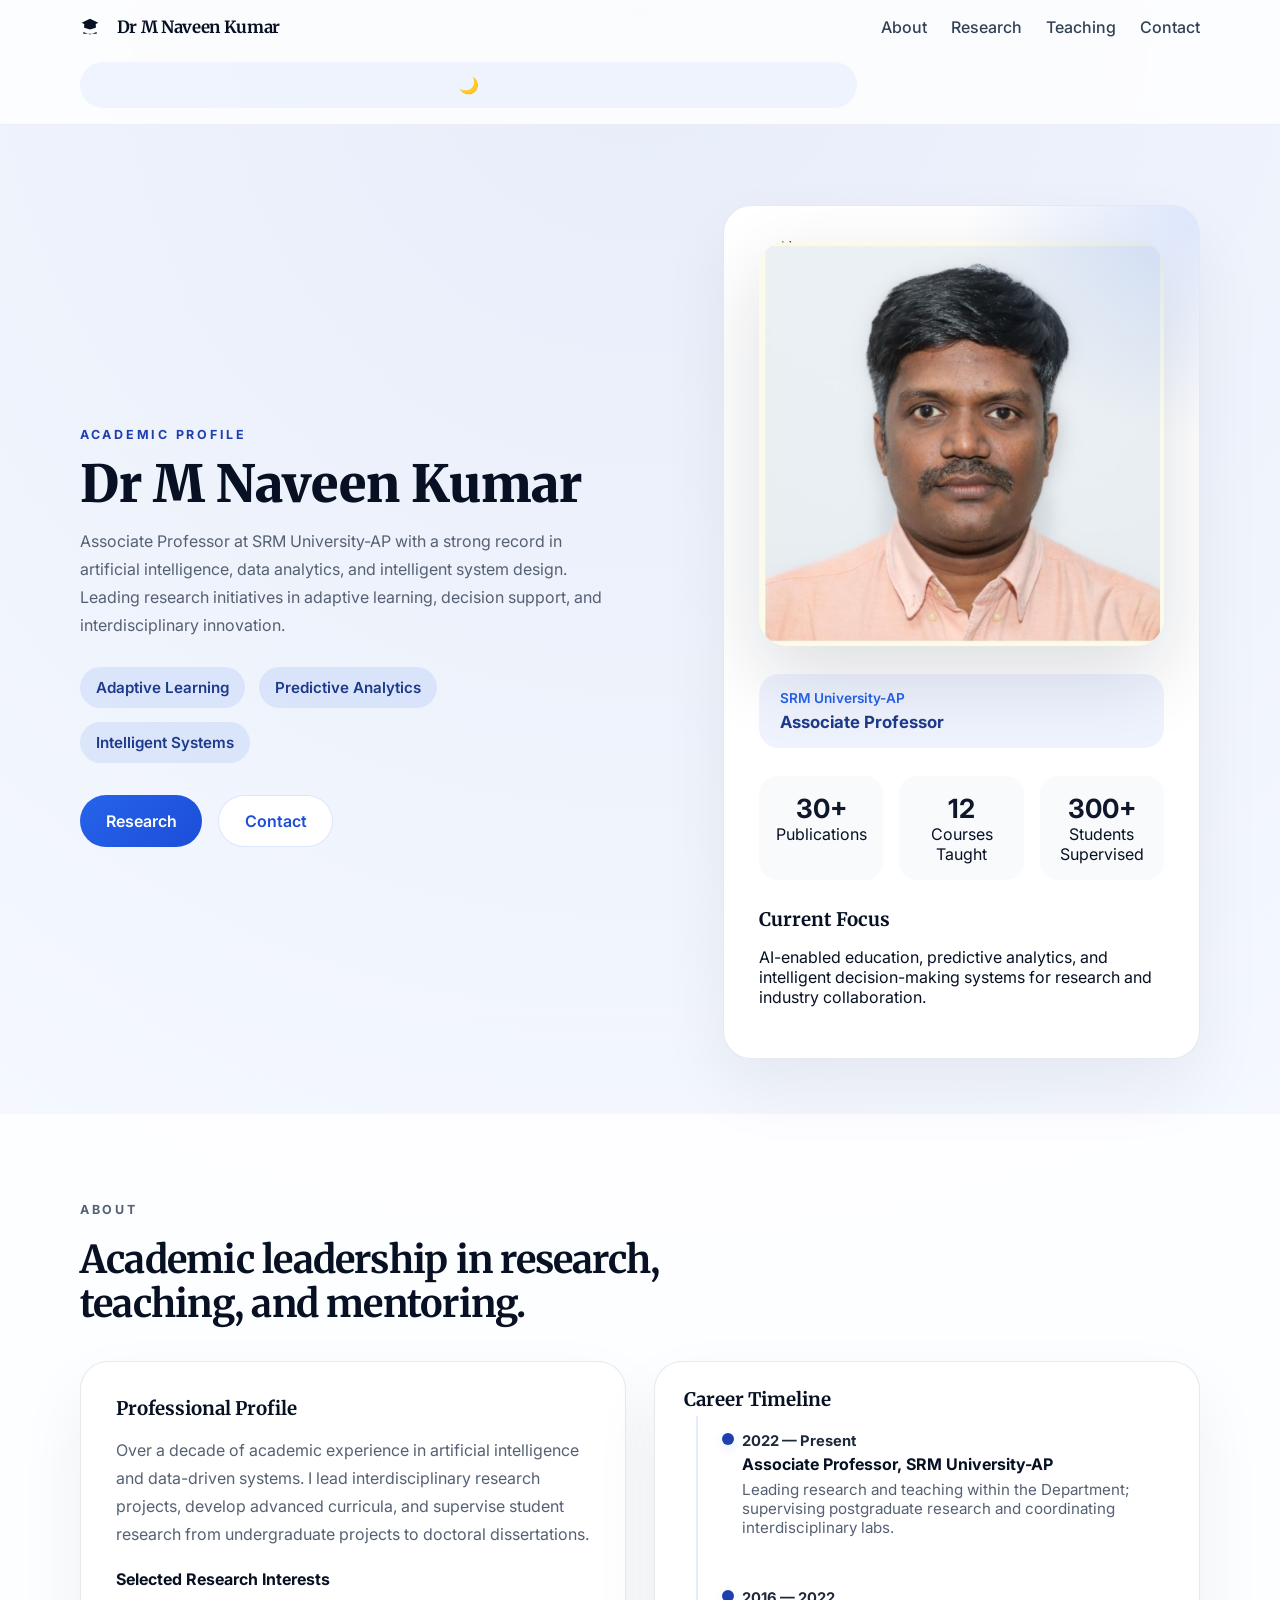
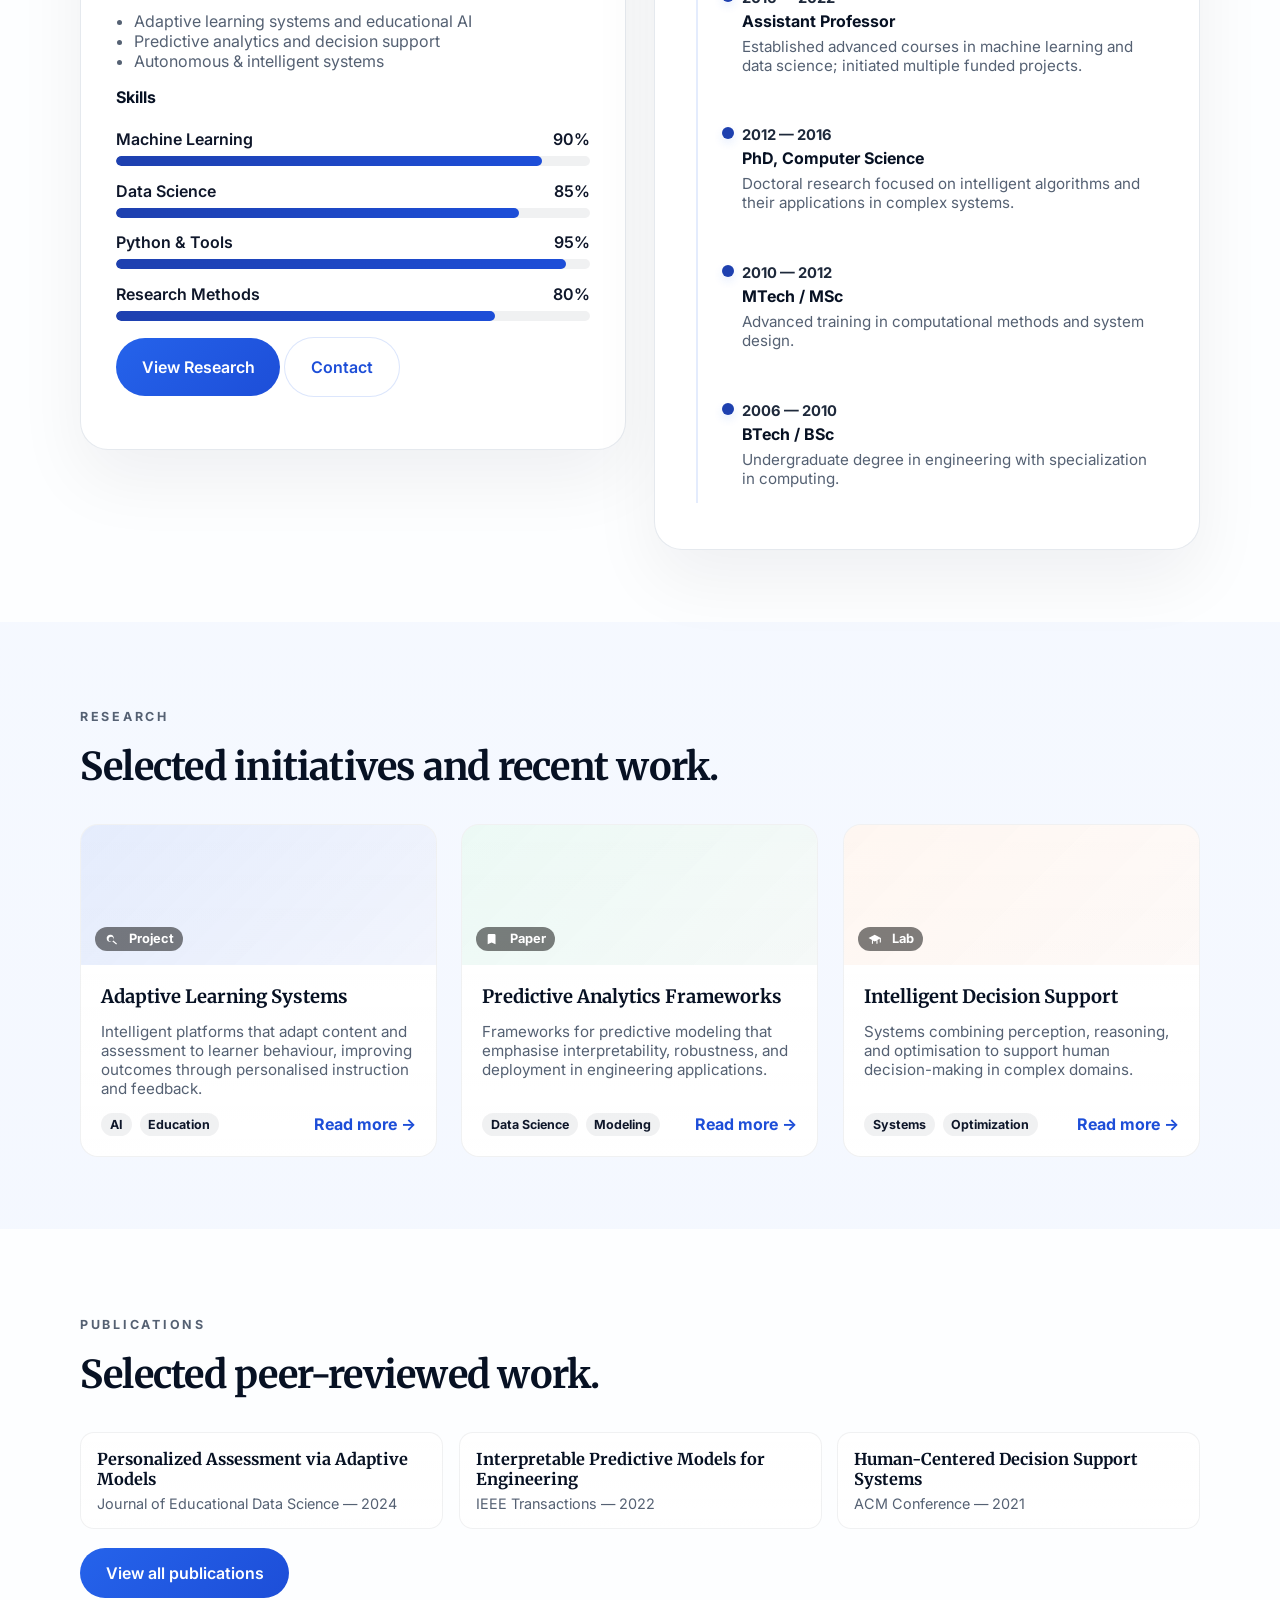
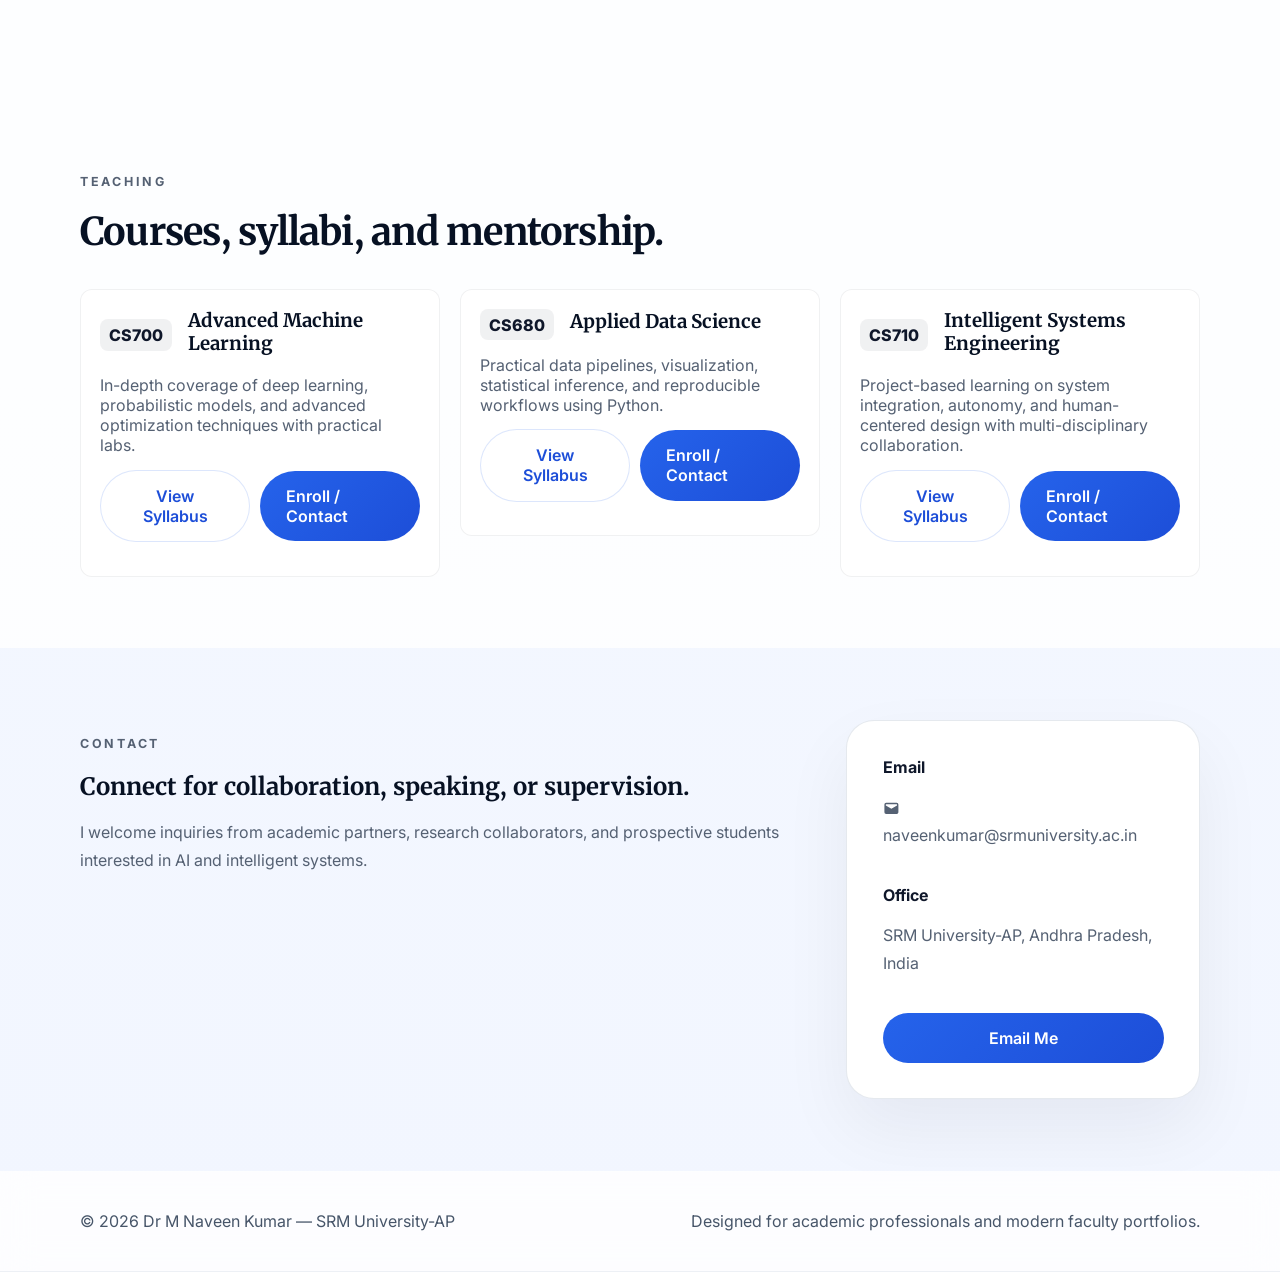
<file: index.html>
<!DOCTYPE html>
<html lang="en">
<head>
  <meta charset="UTF-8" />
  <meta name="viewport" content="width=device-width, initial-scale=1.0" />
  <title>Dr M Naveen Kumar | SRM University-AP</title>
  <link rel="preconnect" href="https://fonts.googleapis.com" />
  <link rel="preconnect" href="https://fonts.gstatic.com" crossorigin />
  <link href="https://fonts.googleapis.com/css2?family=Inter:wght@400;500;600;700;800&display=swap" rel="stylesheet" />
  <link href="https://fonts.googleapis.com/css2?family=Merriweather:wght@700;900&display=swap" rel="stylesheet" />
  <link rel="stylesheet" href="styles.css" />
</head>
<body>
  <!-- SVG icon sprite -->
  <svg aria-hidden="true" style="display:none;">
    <symbol id="icon-mail" viewBox="0 0 24 24">
      <path fill="currentColor" d="M2 6.5A2.5 2.5 0 014.5 4h15A2.5 2.5 0 0122 6.5v11A2.5 2.5 0 0119.5 20h-15A2.5 2.5 0 012 17.5v-11zM4.5 6a.5.5 0 00-.5.5V8l8 4.5L20 8V6.5a.5.5 0 00-.5-.5h-15z" />
    </symbol>
    <symbol id="icon-university" viewBox="0 0 24 24">
      <path fill="currentColor" d="M12 2L2 7l10 5 10-5-10-5zm0 7.2L5 7.2v5.6L12 15l7-2.2V7.2L12 9.2zM4 18v2h16v-2l-8 3-8-3z" />
    </symbol>
    <symbol id="icon-research" viewBox="0 0 24 24">
      <path fill="currentColor" d="M15.5 14h-.8l-.3-.3a6.5 6.5 0 10-.7.7l.3.3v.8L20 20.5 21.5 19 15.5 14zM6.5 11a4.5 4.5 0 119 0 4.5 4.5 0 01-9 0z" />
    </symbol>
    <symbol id="icon-teaching" viewBox="0 0 24 24">
      <path fill="currentColor" d="M12 3L1 9l11 6 9-4.91V17h2V9L12 3zM7 13v6h2v-6H7zm8 0v6h2v-6h-2z" />
    </symbol>
    <symbol id="icon-publication" viewBox="0 0 24 24">
      <path fill="currentColor" d="M6 2h9a2 2 0 012 2v16l-7-3-7 3V4a2 2 0 012-2z" />
    </symbol>
  </svg>
  <header class="site-header">
    <div class="container header-inner">
      <a href="#home" class="brand"><svg class="icon brand-icon" aria-hidden="true"><use href="#icon-university"></use></svg><span>Dr M Naveen Kumar</span></a>
      <nav class="nav-links">
        <a href="#about">About</a>
        <a href="#research">Research</a>
        <a href="#teaching">Teaching</a>
        <a href="#contact">Contact</a>
      </nav>
      <button class="theme-toggle" id="themeToggle" aria-label="Toggle dark mode">🌙</button>
    </div>
  </header>

  <main>
    <section class="hero" id="home">
      <div class="container hero-grid">
        <div class="hero-copy animate-on-scroll">
          <p class="eyebrow">Academic Profile</p>
          <h1>Dr M Naveen Kumar</h1>
          <p class="hero-text">Associate Professor at SRM University-AP with a strong record in artificial intelligence, data analytics, and intelligent system design. Leading research initiatives in adaptive learning, decision support, and interdisciplinary innovation.</p>
          <div class="hero-tags">
            <span>Adaptive Learning</span>
            <span>Predictive Analytics</span>
            <span>Intelligent Systems</span>
          </div>
          <div class="hero-actions">
            <a href="#research" class="btn primary">Research</a>
            <a href="#contact" class="btn secondary">Contact</a>
          </div>
        </div>
        <div class="hero-card animate-on-scroll">
          <div class="hero-image">
            <img src="images/naveen.jpg" alt="Dr M Naveen Kumar" />
          </div>
          <div class="profile-badge">
            <span>SRM University-AP</span>
            <strong>Associate Professor</strong>
          </div>
          <div class="stats">
            <div>
              <span>30+</span>
              Publications
            </div>
            <div>
              <span>12</span>
              Courses Taught
            </div>
            <div>
              <span>300+</span>
              Students Supervised
            </div>
          </div>
          <div class="feature-box">
            <h3>Current Focus</h3>
            <p>AI-enabled education, predictive analytics, and intelligent decision-making systems for research and industry collaboration.</p>
          </div>
        </div>
      </div>
    </section>

    <section class="section bg-surface" id="about">
      <div class="container">
        <div class="section-header animate-on-scroll">
          <p class="eyebrow">About</p>
          <h2>Academic leadership in research, teaching, and mentoring.</h2>
        </div>

        <div class="about-grid">
          <div class="info-card about-intro animate-on-scroll">
            <h3>Professional Profile</h3>
            <p>Over a decade of academic experience in artificial intelligence and data-driven systems. I lead interdisciplinary research projects, develop advanced curricula, and supervise student research from undergraduate projects to doctoral dissertations.</p>

              <h4>Selected Research Interests</h4>
              <ul>
                <li>Adaptive learning systems and educational AI</li>
                <li>Predictive analytics and decision support</li>
                <li>Autonomous & intelligent systems</li>
              </ul>

              <div class="skills">
                <h4>Skills</h4>
                <div class="skill">
                  <div class="skill-meta"><span>Machine Learning</span><span>90%</span></div>
                  <div class="skill-track"><div class="skill-fill" data-fill="90"></div></div>
                </div>

                <div class="skill">
                  <div class="skill-meta"><span>Data Science</span><span>85%</span></div>
                  <div class="skill-track"><div class="skill-fill" data-fill="85"></div></div>
                </div>

                <div class="skill">
                  <div class="skill-meta"><span>Python & Tools</span><span>95%</span></div>
                  <div class="skill-track"><div class="skill-fill" data-fill="95"></div></div>
                </div>

                <div class="skill">
                  <div class="skill-meta"><span>Research Methods</span><span>80%</span></div>
                  <div class="skill-track"><div class="skill-fill" data-fill="80"></div></div>
                </div>
              </div>

              <p style="margin-top:1rem;"><a href="#research" class="btn primary">View Research</a> <a href="#contact" class="btn secondary">Contact</a></p>
          </div>

          <div class="info-card timeline-card animate-on-scroll">
            <h3>Career Timeline</h3>
            <div class="timeline">
              <div class="timeline-item animate-on-scroll" style="transition-delay: 80ms;">
                <div class="timeline-date">2022 — Present</div>
                <div class="timeline-title">Associate Professor, SRM University-AP</div>
                <div class="timeline-desc">Leading research and teaching within the Department; supervising postgraduate research and coordinating interdisciplinary labs.</div>
              </div>

              <div class="timeline-item animate-on-scroll" style="transition-delay: 120ms;">
                <div class="timeline-date">2016 — 2022</div>
                <div class="timeline-title">Assistant Professor</div>
                <div class="timeline-desc">Established advanced courses in machine learning and data science; initiated multiple funded projects.</div>
              </div>

              <div class="timeline-item animate-on-scroll" style="transition-delay: 160ms;">
                <div class="timeline-date">2012 — 2016</div>
                <div class="timeline-title">PhD, Computer Science</div>
                <div class="timeline-desc">Doctoral research focused on intelligent algorithms and their applications in complex systems.</div>
              </div>

              <div class="timeline-item animate-on-scroll" style="transition-delay: 200ms;">
                <div class="timeline-date">2010 — 2012</div>
                <div class="timeline-title">MTech / MSc</div>
                <div class="timeline-desc">Advanced training in computational methods and system design.</div>
              </div>

              <div class="timeline-item animate-on-scroll" style="transition-delay: 240ms;">
                <div class="timeline-date">2006 — 2010</div>
                <div class="timeline-title">BTech / BSc</div>
                <div class="timeline-desc">Undergraduate degree in engineering with specialization in computing.</div>
              </div>
            </div>
          </div>
        </div>
      </div>
    </section>

    <section class="section" id="research">
      <div class="container">
        <div class="section-header animate-on-scroll">
          <p class="eyebrow">Research</p>
          <h2>Selected initiatives and recent work.</h2>
        </div>

        <div class="research-grid">
          <article class="research-card animate-on-scroll" style="transition-delay: 90ms;">
            <div class="thumbnail" style="background-image:linear-gradient(135deg, rgba(37,99,235,0.12), rgba(29,78,216,0.06));">
              <div class="thumb-label"><svg class="icon" aria-hidden="true"><use href="#icon-research"></use></svg> Project</div>
            </div>
            <div class="card-body">
              <h3>Adaptive Learning Systems</h3>
              <p>Intelligent platforms that adapt content and assessment to learner behaviour, improving outcomes through personalised instruction and feedback.</p>
              <div class="card-meta">
                <div class="tags"><span class="tag">AI</span><span class="tag">Education</span></div>
                <a href="#" class="card-link">Read more →</a>
              </div>
            </div>
          </article>

          <article class="research-card animate-on-scroll" style="transition-delay: 130ms;">
            <div class="thumbnail" style="background-image:linear-gradient(135deg, rgba(16,185,129,0.08), rgba(6,95,70,0.04));">
              <div class="thumb-label"><svg class="icon" aria-hidden="true"><use href="#icon-publication"></use></svg> Paper</div>
            </div>
            <div class="card-body">
              <h3>Predictive Analytics Frameworks</h3>
              <p>Frameworks for predictive modeling that emphasise interpretability, robustness, and deployment in engineering applications.</p>
              <div class="card-meta">
                <div class="tags"><span class="tag">Data Science</span><span class="tag">Modeling</span></div>
                <a href="#" class="card-link">Read more →</a>
              </div>
            </div>
          </article>

          <article class="research-card animate-on-scroll" style="transition-delay: 170ms;">
            <div class="thumbnail" style="background-image:linear-gradient(135deg, rgba(249,115,22,0.06), rgba(194,65,12,0.03));">
              <div class="thumb-label"><svg class="icon" aria-hidden="true"><use href="#icon-teaching"></use></svg> Lab</div>
            </div>
            <div class="card-body">
              <h3>Intelligent Decision Support</h3>
              <p>Systems combining perception, reasoning, and optimisation to support human decision-making in complex domains.</p>
              <div class="card-meta">
                <div class="tags"><span class="tag">Systems</span><span class="tag">Optimization</span></div>
                <a href="#" class="card-link">Read more →</a>
              </div>
            </div>
          </article>
        </div>
      </div>
    </section>

    <section class="section bg-surface" id="publications">
      <div class="container">
        <div class="section-header animate-on-scroll">
          <p class="eyebrow">Publications</p>
          <h2>Selected peer-reviewed work.</h2>
        </div>

        <div class="publications-grid">
          <article class="pub-card animate-on-scroll" style="transition-delay: 90ms;">
            <div class="pub-body">
              <h3>Personalized Assessment via Adaptive Models</h3>
              <div class="pub-meta">Journal of Educational Data Science — 2024</div>
            </div>
            <div class="pub-overlay">
              <p>Introduces an adaptive assessment model that personalizes difficulty and feedback using online learner data, improving retention and engagement.</p>
            </div>
          </article>

          <article class="pub-card animate-on-scroll" style="transition-delay: 130ms;">
            <div class="pub-body">
              <h3>Interpretable Predictive Models for Engineering</h3>
              <div class="pub-meta">IEEE Transactions — 2022</div>
            </div>
            <div class="pub-overlay">
              <p>Describes a framework for building robust predictive models with interpretable components and validated performance on engineering datasets.</p>
            </div>
          </article>

          <article class="pub-card animate-on-scroll" style="transition-delay: 170ms;">
            <div class="pub-body">
              <h3>Human-Centered Decision Support Systems</h3>
              <div class="pub-meta">ACM Conference — 2021</div>
            </div>
            <div class="pub-overlay">
              <p>Presents design guidelines and system architecture for decision support tools that combine human expertise with AI-driven recommendations.</p>
            </div>
          </article>
        </div>
        <p style="margin-top:1.25rem;">
          <a href="publications.html" class="btn primary">View all publications</a>
        </p>
      </div>
    </section>

    <section class="section bg-surface" id="teaching">
      <div class="container">
        <div class="section-header animate-on-scroll">
          <p class="eyebrow">Teaching</p>
          <h2>Courses, syllabi, and mentorship.</h2>
        </div>

        <div class="teaching-grid">
          <article class="course-card animate-on-scroll" style="transition-delay: 90ms;">
            <div class="course-head">
              <div class="course-code">CS700</div>
              <h3>Advanced Machine Learning</h3>
            </div>
            <p class="course-excerpt">In-depth coverage of deep learning, probabilistic models, and advanced optimization techniques with practical labs.</p>
            <div class="course-actions">
              <button class="btn secondary syllabus-toggle">View Syllabus</button>
              <a href="#contact" class="btn primary">Enroll / Contact</a>
            </div>
            <div class="syllabus">
              <ul>
                <li>Week 1–3: Foundations and statistical learning</li>
                <li>Week 4–6: Deep learning architectures</li>
                <li>Week 7–9: Model interpretability & robustness</li>
                <li>Week 10–12: Projects and deployment</li>
              </ul>
            </div>
          </article>

          <article class="course-card animate-on-scroll" style="transition-delay: 130ms;">
            <div class="course-head">
              <div class="course-code">CS680</div>
              <h3>Applied Data Science</h3>
            </div>
            <p class="course-excerpt">Practical data pipelines, visualization, statistical inference, and reproducible workflows using Python.</p>
            <div class="course-actions">
              <button class="btn secondary syllabus-toggle">View Syllabus</button>
              <a href="#contact" class="btn primary">Enroll / Contact</a>
            </div>
            <div class="syllabus">
              <ul>
                <li>Data collection and cleaning</li>
                <li>Exploratory analysis and visualization</li>
                <li>Statistical inference and modeling</li>
                <li>End-to-end projects</li>
              </ul>
            </div>
          </article>

          <article class="course-card animate-on-scroll" style="transition-delay: 170ms;">
            <div class="course-head">
              <div class="course-code">CS710</div>
              <h3>Intelligent Systems Engineering</h3>
            </div>
            <p class="course-excerpt">Project-based learning on system integration, autonomy, and human-centered design with multi-disciplinary collaboration.</p>
            <div class="course-actions">
              <button class="btn secondary syllabus-toggle">View Syllabus</button>
              <a href="#contact" class="btn primary">Enroll / Contact</a>
            </div>
            <div class="syllabus">
              <ul>
                <li>System architecture and interfaces</li>
                <li>Perception and decision modules</li>
                <li>Integration and validation</li>
                <li>Capstone projects</li>
              </ul>
            </div>
          </article>
        </div>
      </div>
    </section>

    <section class="section" id="contact">
      <div class="container contact-section">
        <div>
          <p class="eyebrow">Contact</p>
          <h2>Connect for collaboration, speaking, or supervision.</h2>
          <p>I welcome inquiries from academic partners, research collaborators, and prospective students interested in AI and intelligent systems.</p>
        </div>
        <div class="contact-card">
          <div>
            <strong>Email</strong>
            <p><svg class="icon" aria-hidden="true"><use href="#icon-mail"></use></svg> naveenkumar@srmuniversity.ac.in</p>
          </div>
          <div>
            <strong>Office</strong>
            <p>SRM University-AP, Andhra Pradesh, India</p>
          </div>
          <a href="mailto:naveenkumar@srmuniversity.ac.in" class="btn primary">Email Me</a>
        </div>
      </div>
    </section>
  </main>

  <footer class="site-footer">
    <div class="container footer-inner">
      <p>© 2026 Dr M Naveen Kumar — SRM University-AP</p>
      <p>Designed for academic professionals and modern faculty portfolios.</p>
    </div>
  </footer>

  <script src="script.js"></script>
</body>
</html>
</file>
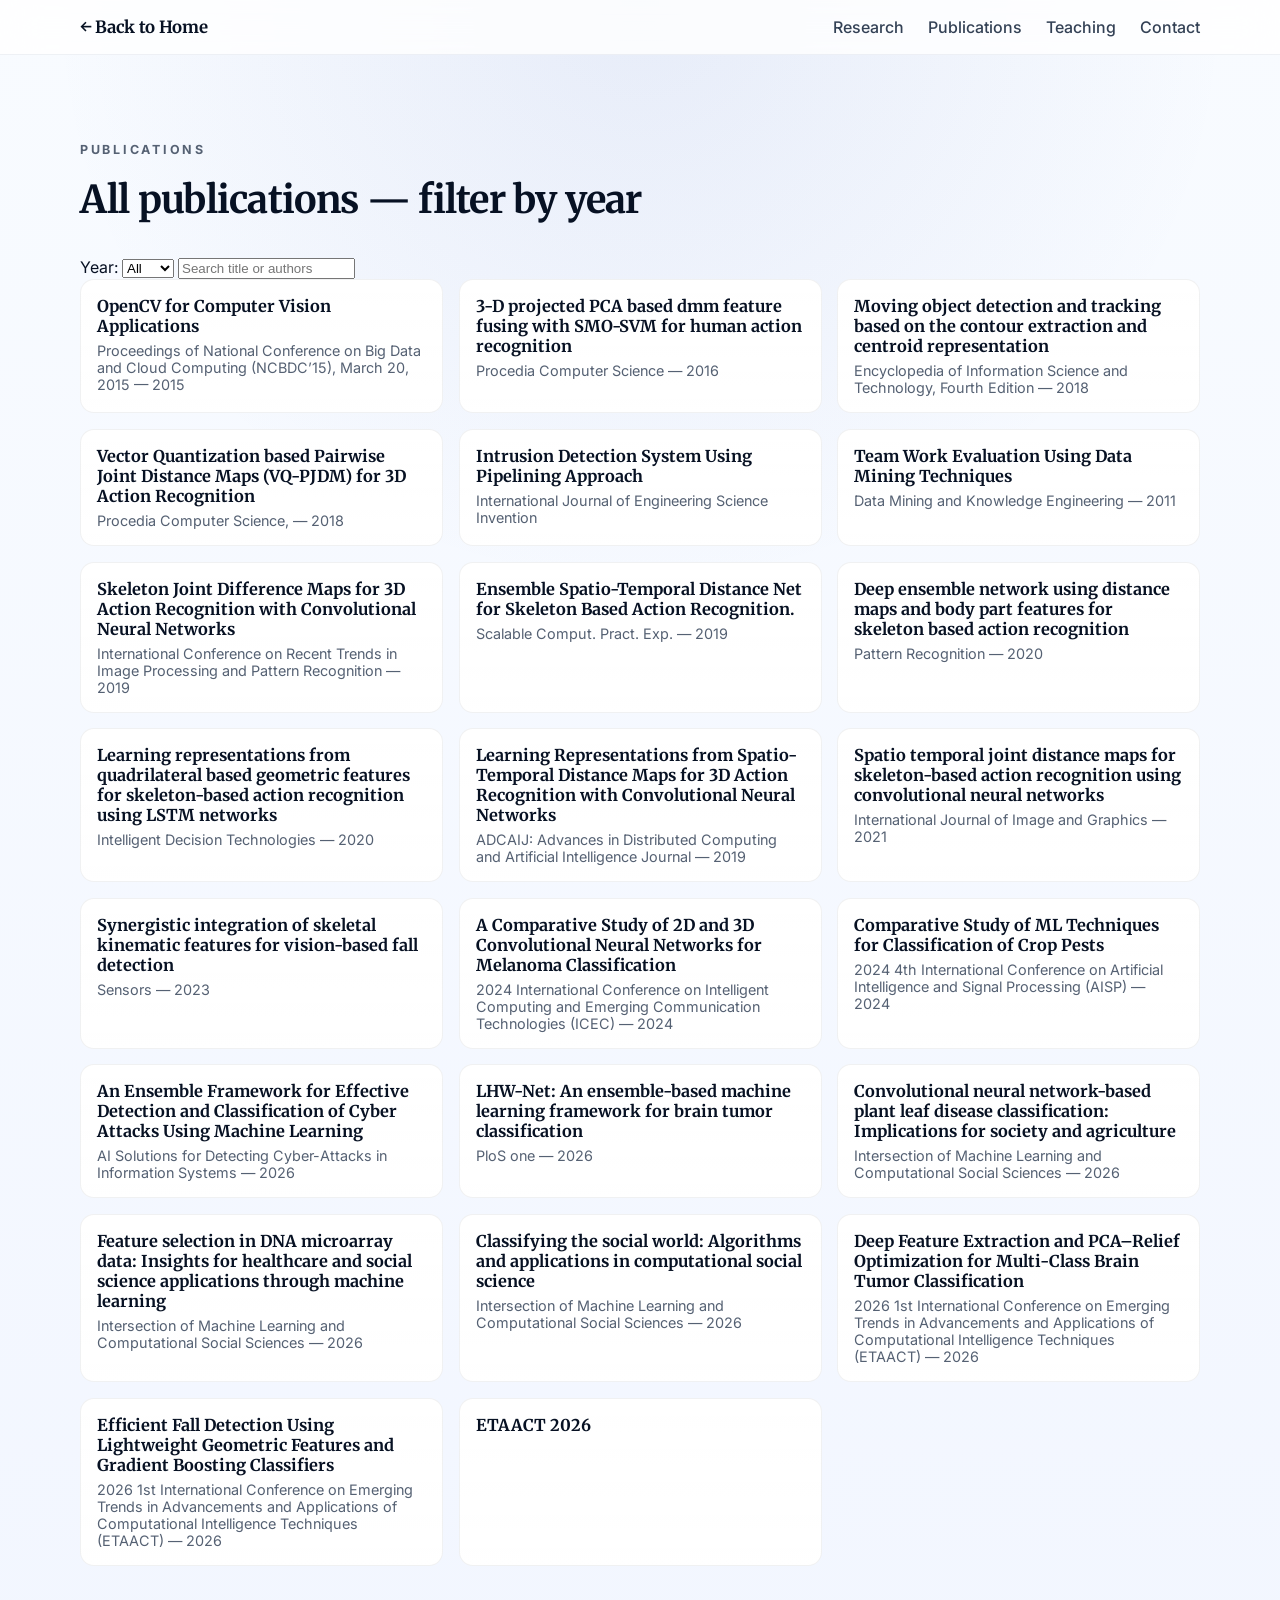
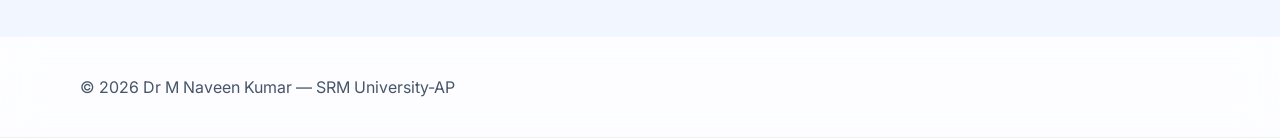
<file: publications.html>
<!doctype html>
<html lang="en">
<head>
  <meta charset="utf-8" />
  <meta name="viewport" content="width=device-width,initial-scale=1" />
  <title>Publications — Dr M Naveen Kumar</title>
  <link rel="preconnect" href="https://fonts.googleapis.com" />
  <link rel="preconnect" href="https://fonts.gstatic.com" crossorigin />
  <link href="https://fonts.googleapis.com/css2?family=Inter:wght@400;500;600;700;800&display=swap" rel="stylesheet" />
  <link href="https://fonts.googleapis.com/css2?family=Merriweather:wght@700;900&display=swap" rel="stylesheet" />
  <link rel="stylesheet" href="styles.css" />
</head>
<body>
  <!-- SVG sprite (reused from index) -->
  <svg aria-hidden="true" style="display:none;">
    <symbol id="icon-mail" viewBox="0 0 24 24"><path fill="currentColor" d="M2 6.5A2.5 2.5 0 014.5 4h15A2.5 2.5 0 0122 6.5v11A2.5 2.5 0 0119.5 20h-15A2.5 2.5 0 012 17.5v-11zM4.5 6a.5.5 0 00-.5.5V8l8 4.5L20 8V6.5a.5.5 0 00-.5-.5h-15z" /></symbol>
  </svg>

  <header class="site-header">
    <div class="container header-inner">
      <a href="index.html" class="brand">← Back to Home</a>
      <nav class="nav-links">
        <a href="index.html#research">Research</a>
        <a href="index.html#publications">Publications</a>
        <a href="index.html#teaching">Teaching</a>
        <a href="index.html#contact">Contact</a>
      </nav>
    </div>
  </header>

  <main>
    <section class="section" id="publications-list">
      <div class="container">
        <div class="section-header">
          <p class="eyebrow">Publications</p>
          <h2>All publications — filter by year</h2>
        </div>

        <div class="filter-row">
          <label for="yearFilter">Year:</label>
          <select id="yearFilter">
            <option value="all">All</option>
          </select>
          <input id="searchInput" placeholder="Search title or authors" />
        </div>

        <div id="pubGrid" class="publications-grid"></div>
      </div>
    </section>
  </main>

  <footer class="site-footer">
    <div class="container footer-inner">
      <p>© 2026 Dr M Naveen Kumar — SRM University-AP</p>
    </div>
  </footer>

  <script src="publications.js"></script>
</body>
</html>
</file>
<file: styles.css>
:root {
  --font-sans: 'Inter', system-ui, -apple-system, 'Segoe UI', Roboto, 'Helvetica Neue', Arial;
  --font-serif: 'Merriweather', Georgia, 'Times New Roman', serif;
  --base-font-size: 16px;
  font-family: var(--font-sans);
  font-size: var(--base-font-size);
  --bg-gradient: radial-gradient(circle at top, rgba(30,64,175,0.08), transparent 32%), linear-gradient(180deg,#f8fbff 0%, #f2f6ff 100%);
  --surface: #ffffff;
  --muted-surface: #f7f9fc;
  --text: #071123;
  --text-muted: #556173;
  --primary: #1e40af;
  --primary-strong: #1d4ed8;
  --border: rgba(15,23,42,0.06);
  --shadow-lg: 0 30px 80px rgba(15,23,42,0.08);
  --shadow-sm: 0 8px 30px rgba(15,23,42,0.04);
}

html {
  scroll-behavior: smooth;
}

body {
  margin: 0;
  min-height: 100vh;
  background: var(--bg-gradient);
  color: var(--text);
}

* {
  box-sizing: border-box;
}

a {
  color: inherit;
  text-decoration: none;
}

button {
  font: inherit;
}

.container {
  width: min(1120px, calc(100% - 2rem));
  margin: 0 auto;
}

.site-header,
.site-footer {
  position: sticky;
  top: 0;
  z-index: 10;
  backdrop-filter: blur(18px);
  background: rgba(255, 255, 255, 0.8);
  border-bottom: 1px solid rgba(148, 163, 184, 0.15);
}

.header-inner,
.footer-inner,
.hero-grid,
.info-grid,
.cards-grid,
.teaching-grid,
.contact-section {
  display: grid;
  gap: 1.5rem;
}

.header-inner,
.footer-inner {
  grid-template-columns: 1fr auto;
  align-items: center;
  padding: 1rem 0;
}

.brand {
  display: inline-flex;
  align-items: center;
  gap: 0.6rem;
  font-family: var(--font-serif);
  font-weight: 700;
  font-size: 1.05rem;
  color: var(--text);
  letter-spacing: -0.02em;
}

.icon {
  width: 1.05em;
  height: 1.05em;
  display: inline-block;
  vertical-align: middle;
  margin-right: 0.45rem;
  fill: currentColor;
}

.brand-icon {
  width: 1.25rem;
  height: 1.25rem;
}

.nav-links {
  display: flex;
  gap: 1.5rem;
  align-items: center;
}

/* Headings */
h1, h2, h3 {
  font-family: var(--font-serif);
  color: var(--text);
  margin: 0 0 0.35rem 0;
}

.section-header h2 {
  font-weight: 700;
  letter-spacing: -0.01em;
}

.hero h1 {
  font-weight: 900;
}

.nav-links a {
  color: #334155;
  font-weight: 500;
}

.theme-toggle {
  border: none;
  background: rgba(37, 99, 235, 0.06);
  color: #1e3a8a;
  border-radius: 999px;
  padding: 0.8rem 1rem;
  cursor: pointer;
}

.hero {
  padding: 5rem 0 3.5rem;
}

.hero-grid {
  grid-template-columns: 1.2fr 0.95fr;
  align-items: center;
  gap: 2.5rem;
}

.hero-copy {
  max-width: 540px;
}

.eyebrow {
  text-transform: uppercase;
  font-size: 0.78rem;
  letter-spacing: 0.22em;
  color: #1e40af;
  margin-bottom: 1rem;
  font-weight: 700;
}

.hero h1 {
  font-size: clamp(3rem, 4vw, 4rem);
  line-height: 1.02;
  margin: 0;
}

.hero-text,
.section-header p,
.feature-card p,
.teaching-card p,
.contact-section p,
.info-card p {
  line-height: 1.75;
  color: var(--text-muted);
}

.hero-tags {
  display: flex;
  flex-wrap: wrap;
  gap: 0.85rem;
  margin-top: 1.75rem;
}

.hero-tags span {
  display: inline-flex;
  padding: 0.7rem 1rem;
  border-radius: 999px;
  background: rgba(37, 99, 235, 0.1);
  color: #1e3a8a;
  font-size: 0.95rem;
  font-weight: 600;
}

.hero-actions {
  display: flex;
  flex-wrap: wrap;
  gap: 1rem;
  margin-top: 2rem;
}

.btn {
  display: inline-flex;
  align-items: center;
  justify-content: center;
  border-radius: 999px;
  padding: 0.95rem 1.6rem;
  font-weight: 600;
  transition: transform 180ms ease, background-color 180ms ease, color 180ms ease, box-shadow 180ms ease;
}

.btn:hover {
  transform: translateY(-1px);
}

.animate-on-scroll {
  opacity: 0;
  transform: translateY(24px);
  transition: opacity 760ms ease, transform 760ms ease;
  will-change: opacity, transform;
}

.animate-on-scroll.active {
  opacity: 1;
  transform: translateY(0);
}

.primary {
  background: linear-gradient(135deg, #2563eb, #1d4ed8);
  color: white;
}

@media (prefers-reduced-motion: reduce) {
  html {
    scroll-behavior: auto;
  }

  .animate-on-scroll,
  .hero-image,
  .btn,
  .research-card,
  .pub-card,
  .course-card,
  .skill-fill,
  .pub-overlay,
  .syllabus {
    transition: none !important;
    animation: none !important;
  }
}

.secondary {
  border: 1px solid rgba(37, 99, 235, 0.16);
  color: #1d4ed8;
  background: white;
}

.hero-card,
.feature-card,
.info-card,
.teaching-card,
.contact-card {
  background: var(--surface);
  border: 1px solid rgba(148, 163, 184, 0.24);
  box-shadow: 0 30px 70px rgba(15, 23, 42, 0.06);
  border-radius: 28px;
  padding: 2.2rem;
}

.hero-card {
  display: grid;
  gap: 1.75rem;
  position: relative;
  overflow: hidden;
}

.hero-image {
  position: relative;
  border-radius: 28px;
  overflow: hidden;
  box-shadow: 0 30px 80px rgba(15, 23, 42, 0.14);
  animation: float 10s ease-in-out infinite;
}

.hero-image img {
  width: 100%;
  display: block;
  object-fit: cover;
  min-height: 360px;
}

.hero-card::after {
  content: '';
  position: absolute;
  inset: 0;
  background: radial-gradient(circle at top right, rgba(37, 99, 235, 0.16), transparent 24%);
  pointer-events: none;
}

.profile-badge {
  display: inline-grid;
  gap: 0.35rem;
  padding: 1rem 1.3rem;
  border-radius: 20px;
  background: rgba(37, 99, 235, 0.08);
  color: #1e3a8a;
}

.profile-badge span {
  font-size: 0.85rem;
  color: #2563eb;
  font-weight: 600;
}

.profile-badge strong {
  font-size: 1.05rem;
}

.stats {
  display: grid;
  grid-template-columns: repeat(3, minmax(0, 1fr));
  gap: 1rem;
}

.stats div {
  background: #f8fafc;
  border-radius: 18px;
  padding: 1rem;
  text-align: center;
}

.stats span {
  display: block;
  font-size: 1.65rem;
  font-weight: 700;
  color: #0f172a;
}

.feature-box h3 {
  margin-top: 0;
}

.section {
  padding: 4.5rem 0;
}

.bg-surface {
  background: rgba(255, 255, 255, 0.84);
}

.section-header {
  max-width: 720px;
  margin-bottom: 2.25rem;
}

.section-header h2 {
  margin: 0.5rem 0 0;
  font-size: clamp(2rem, 3vw, 2.6rem);
  line-height: 1.15;
  letter-spacing: -0.02em;
}

.info-grid {
  grid-template-columns: repeat(3, minmax(0, 1fr));
}

.about-grid {
  display: grid;
  grid-template-columns: 1fr 1fr;
  gap: 1.75rem;
  align-items: start;
}

.timeline-card {
  padding: 1.6rem 1.8rem;
}

.timeline {
  position: relative;
  padding-left: 2rem;
}

.timeline::before {
  content: '';
  position: absolute;
  left: 12px;
  top: 0;
  bottom: 0;
  width: 2px;
  background: rgba(37, 99, 235, 0.12);
}

.timeline-item {
  position: relative;
  padding: 1rem 1rem 1rem 1.6rem;
  margin-bottom: 1.25rem;
}

.timeline-item::before {
  content: '';
  position: absolute;
  left: 6px;
  top: 1.05rem;
  width: 12px;
  height: 12px;
  border-radius: 50%;
  background: var(--primary);
  box-shadow: 0 4px 10px rgba(37, 99, 235, 0.12);
}

.timeline-date {
  font-weight: 700;
  color: #1e293b;
  font-size: 0.92rem;
}

.timeline-title {
  margin: 0.25rem 0 0;
  font-weight: 700;
}

.timeline-desc {
  margin-top: 0.35rem;
  color: var(--text-muted);
  font-size: 0.95rem;
}

/* Skills bars */
.skills {
  margin-top: 1rem;
  display: grid;
  gap: 0.9rem;
}

.skills h4 {
  margin: 0 0 0.5rem 0;
}

.skill {
  display: block;
}

.skill-meta {
  display: flex;
  justify-content: space-between;
  font-weight: 600;
  color: #0f172a;
  margin-bottom: 0.45rem;
}

.skill-track {
  width: 100%;
  height: 10px;
  background: rgba(15, 23, 42, 0.06);
  border-radius: 999px;
  overflow: hidden;
}

.skill-fill {
  width: 0%;
  height: 100%;
  background: linear-gradient(90deg, var(--primary), var(--primary-strong));
  border-radius: 999px;
  transition: width 1200ms cubic-bezier(.2,.9,.2,1);
}

.skill-fill.active {
  /* width set dynamically via JS */
}

.info-card h3,
.feature-card h3,
.teaching-card h3 {
  margin-top: 0;
}

.info-card ul {
  padding-left: 1.1rem;
  margin: 0.85rem 0 0;
  color: var(--text-muted);
}

.cards-grid,
.teaching-grid {
  grid-template-columns: repeat(3, minmax(0, 1fr));
}

/* Teaching / Courses */
.teaching-grid {
  display: grid;
  gap: 1.25rem;
  grid-template-columns: repeat(3, minmax(0, 1fr));
  align-items: start;
}

.course-card {
  background: var(--surface);
  border: 1px solid rgba(15,23,42,0.06);
  border-radius: 12px;
  padding: 1.2rem;
  display: flex;
  flex-direction: column;
  gap: 0.9rem;
}

.course-head {
  display: flex;
  gap: 1rem;
  align-items: center;
}

.course-code {
  background: rgba(15,23,42,0.06);
  padding: 0.35rem 0.55rem;
  border-radius: 8px;
  font-weight: 800;
  color: #0f172a;
}

.course-excerpt {
  color: var(--text-muted);
  margin: 0;
}

.course-actions {
  display: flex;
  gap: 0.6rem;
  align-items: center;
}

.syllabus {
  overflow: hidden;
  max-height: 0;
  transition: max-height 360ms cubic-bezier(.2,.9,.2,1), opacity 240ms ease;
  opacity: 0;
}

.syllabus.open {
  max-height: 400px;
  opacity: 1;
}

.syllabus ul {
  margin: 0.5rem 0 0 1rem;
}

@media (max-width: 960px) {
  .teaching-grid {
    grid-template-columns: 1fr;
  }
}

/* Research cards */
.research-grid {
  display: grid;
  gap: 1.5rem;
  grid-template-columns: repeat(3, minmax(0, 1fr));
}

.research-card {
  background: linear-gradient(180deg, rgba(255,255,255,0.96), var(--surface));
  border: 1px solid rgba(15,23,42,0.06);
  border-radius: 18px;
  overflow: hidden;
  display: flex;
  flex-direction: column;
  transition: transform 220ms ease, box-shadow 220ms ease;
}

.research-card:hover {
  transform: translateY(-6px);
  box-shadow: 0 26px 66px rgba(15,23,42,0.12);
}

.research-card .thumbnail {
  height: 140px;
  background-size: cover;
  background-position: center;
  position: relative;
  display: flex;
  align-items: flex-end;
  padding: 0.9rem;
}

.thumb-label {
  background: rgba(0,0,0,0.5);
  color: white;
  padding: 0.25rem 0.6rem;
  border-radius: 999px;
  font-size: 0.8rem;
  font-weight: 700;
}

.research-card .card-body {
  padding: 1.25rem;
  display: flex;
  flex-direction: column;
  gap: 0.9rem;
  flex: 1 1 auto;
}

.research-card h3 {
  margin: 0;
  font-size: 1.15rem;
}

.research-card p {
  margin: 0;
  color: var(--text-muted);
  font-size: 0.95rem;
}

.card-meta {
  margin-top: auto;
  display: flex;
  justify-content: space-between;
  align-items: center;
}

.tags {
  display: flex;
  gap: 0.5rem;
}

.tag {
  background: rgba(15,23,42,0.06);
  color: #0f172a;
  padding: 0.25rem 0.55rem;
  border-radius: 999px;
  font-size: 0.78rem;
  font-weight: 700;
}

.card-link {
  color: var(--primary-strong);
  font-weight: 700;
}

/* Publications */
.publications-grid {
  display: grid;
  gap: 1rem;
  grid-template-columns: repeat(3, minmax(0, 1fr));
}

.pub-card {
  position: relative;
  overflow: hidden;
  border-radius: 14px;
  border: 1px solid rgba(15,23,42,0.06);
  background: linear-gradient(180deg, rgba(255,255,255,0.98), var(--surface));
  padding: 1rem;
  transition: transform 260ms ease, box-shadow 260ms ease, border-color 260ms ease;
}

.pub-card:hover {
  transform: translateY(-6px);
  box-shadow: 0 30px 60px rgba(15,23,42,0.12);
}

.pub-body h3 {
  margin: 0 0 0.35rem 0;
  font-size: 1.02rem;
}

.pub-meta {
  font-size: 0.9rem;
  color: var(--text-muted);
}

.pub-overlay {
  position: absolute;
  left: 0;
  right: 0;
  bottom: 0;
  background: linear-gradient(180deg, rgba(2,6,23,0.02), rgba(2,6,23,0.72));
  color: white;
  padding: 1rem;
  transform: translateY(102%);
  transition: transform 360ms cubic-bezier(.2,.9,.2,1), opacity 260ms ease;
  opacity: 0;
}

.pub-card:hover .pub-overlay {
  transform: translateY(0%);
  opacity: 1;
}

@media (max-width: 960px) {
  .publications-grid {
    grid-template-columns: 1fr;
  }
}

.contact-section {
  grid-template-columns: 1.35fr 0.65fr;
  align-items: start;
  gap: 2rem;
}

.contact-card {
  display: grid;
  gap: 1.25rem;
}

.contact-card strong {
  display: block;
  margin-bottom: 0.35rem;
  color: #0f172a;
  letter-spacing: 0.01em;
}

.site-footer {
  padding: 1.5rem 0;
}

.footer-inner p {
  margin: 0;
  color: #475569;
}

@media (max-width: 960px) {
  .hero-grid,
  .info-grid,
  .cards-grid,
  .teaching-grid,
  .contact-section,
  .header-inner,
  .footer-inner {
    grid-template-columns: 1fr;
  }

  .research-grid {
    grid-template-columns: 1fr;
  }

  .hero-image {
    min-height: 320px;
  }

  .nav-links {
    justify-content: center;
    flex-wrap: wrap;
  }
}

@media (max-width: 720px) {
  .site-header,
  .site-footer {
    position: relative;
    background: transparent;
    border-bottom: none;
  }

  .hero {
    padding-top: 3rem;
  }

  .hero-card,
  .feature-card,
  .info-card,
  .teaching-card,
  .contact-card {
    padding: 1.5rem;
  }

  .stats {
    grid-template-columns: 1fr;
  }
}

.dark-theme {
  color-scheme: dark;
  background: #060b18;
  color: #e2e8f0;
}

.dark-theme body {
  background: radial-gradient(circle at top, rgba(37, 99, 235, 0.18), transparent 32%),
    linear-gradient(180deg, #071828 0%, #0a1634 100%);
}

.dark-theme .site-header,
.dark-theme .site-footer,
.dark-theme .hero-card,
.dark-theme .feature-card,
.dark-theme .info-card,
.dark-theme .teaching-card,
.dark-theme .contact-card,
.dark-theme .section.bg-surface {
  background: rgba(7, 12, 24, 0.9);
  border-color: rgba(148, 163, 184, 0.2);
}

.dark-theme .nav-links a,
.dark-theme .footer-inner p,
.dark-theme .profile-badge,
.dark-theme .stats div,
.dark-theme .feature-card p,
.dark-theme .teaching-card p,
.dark-theme .contact-section p,
.dark-theme .info-card p {
  color: #cbd5e1;
}

@keyframes float {
  0%, 100% {
    transform: translateY(0px);
  }
  50% {
    transform: translateY(-12px);
  }
}

.dark-theme .btn.secondary {
  background: rgba(255, 255, 255, 0.04);
}

.dark-theme .theme-toggle {
  background: rgba(255, 255, 255, 0.08);
  color: #f8fafc;
}
</file>
